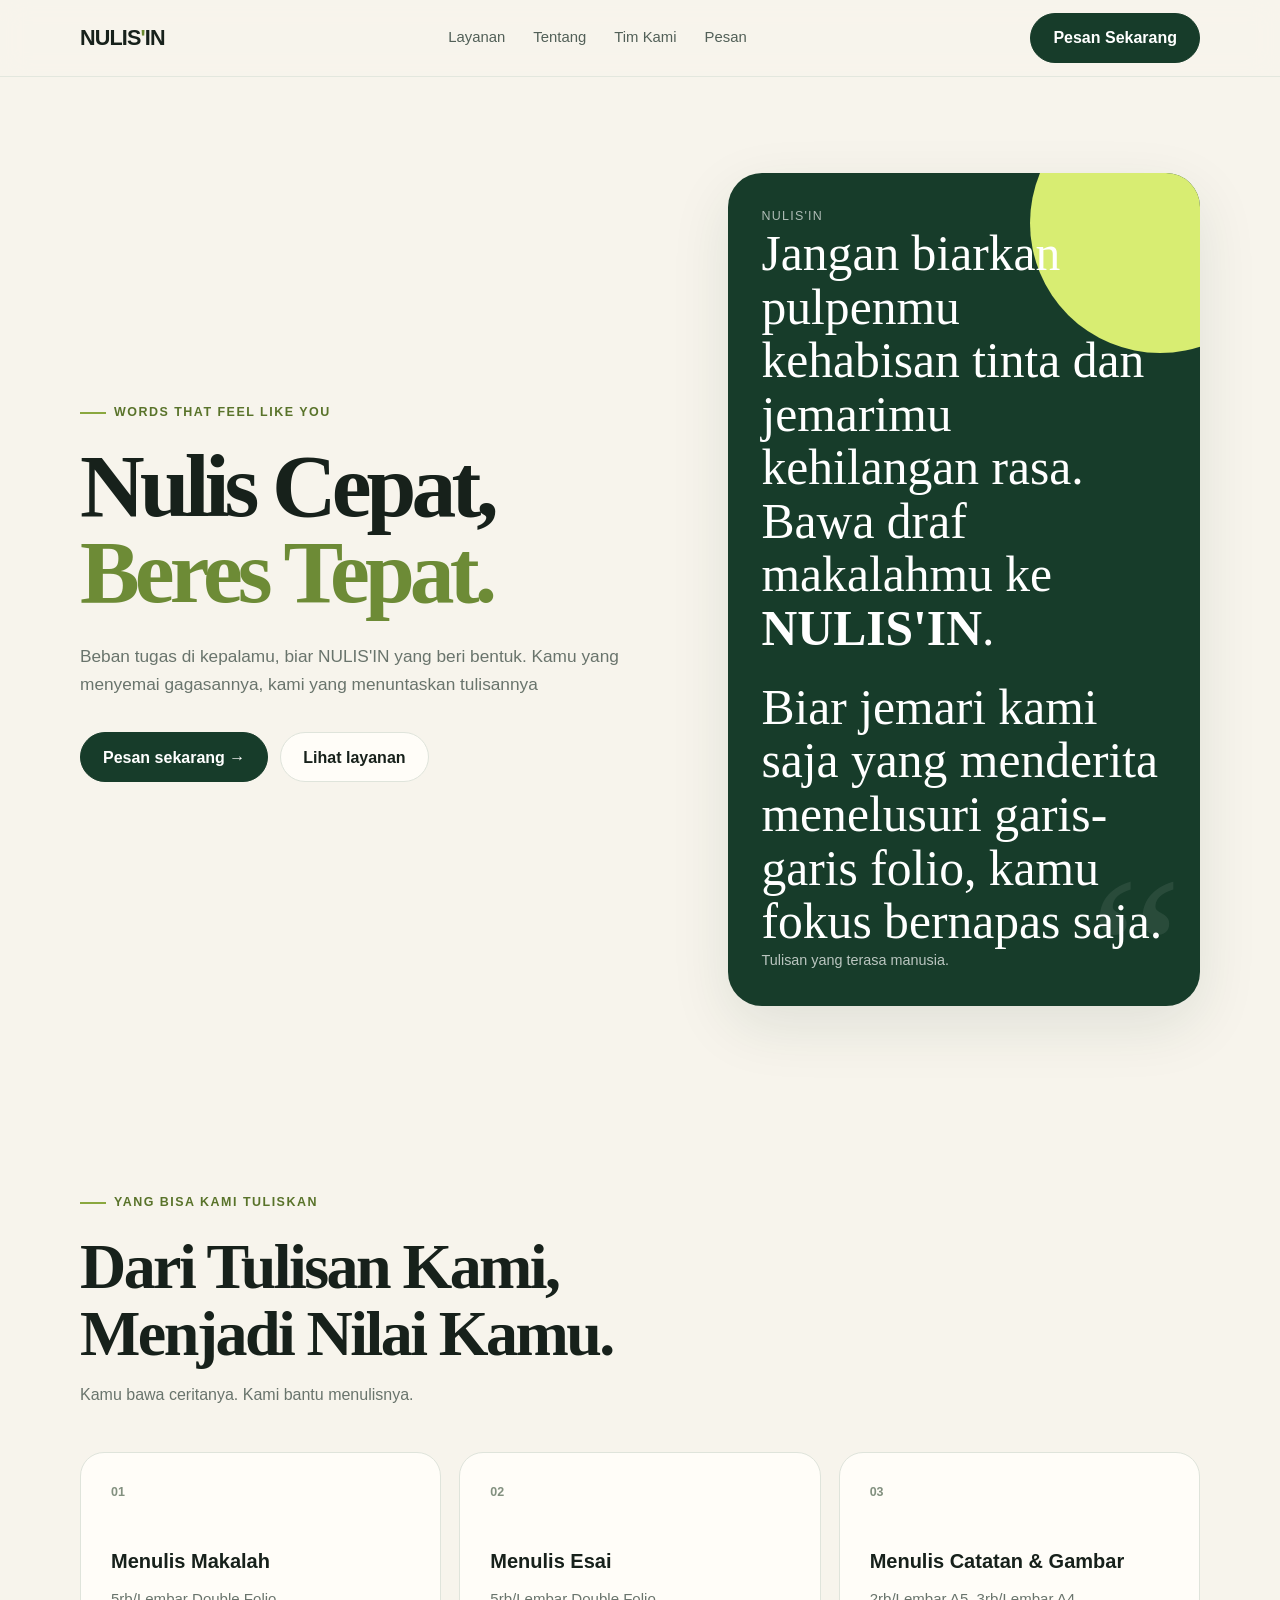
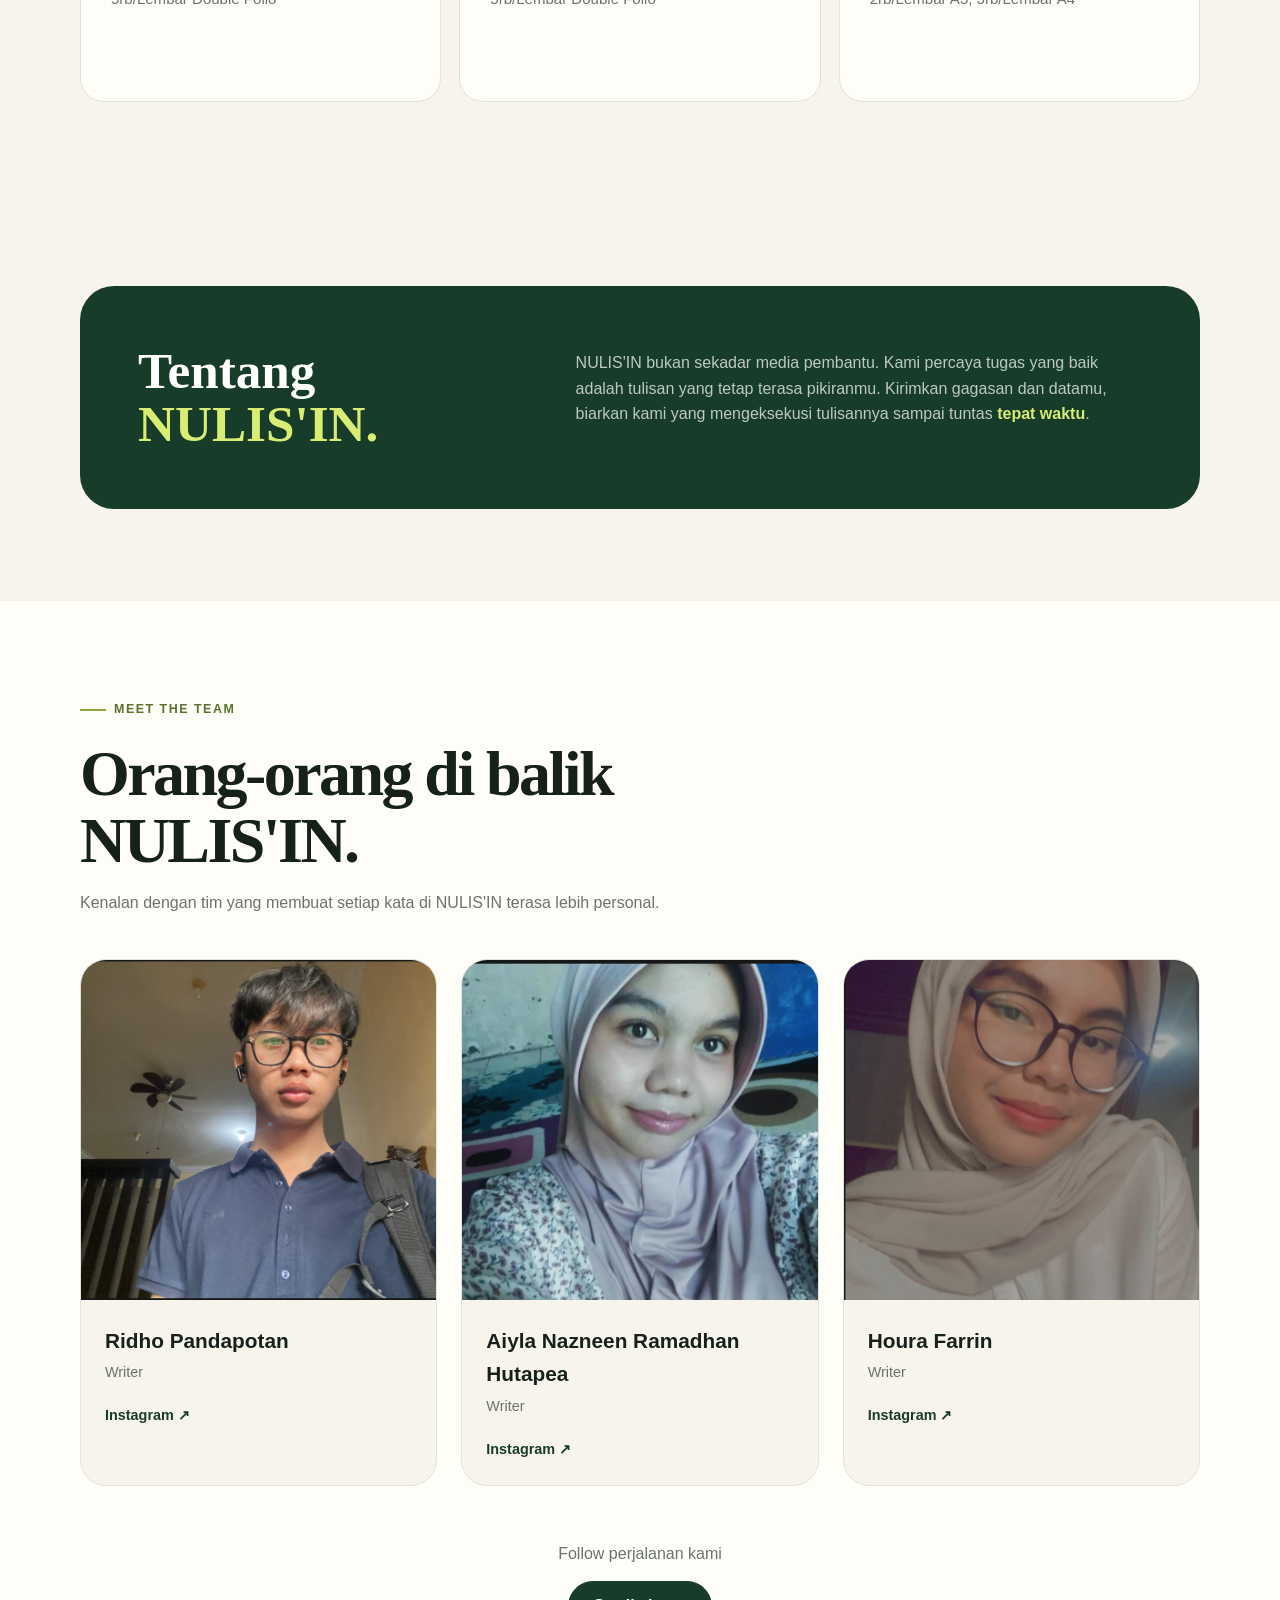
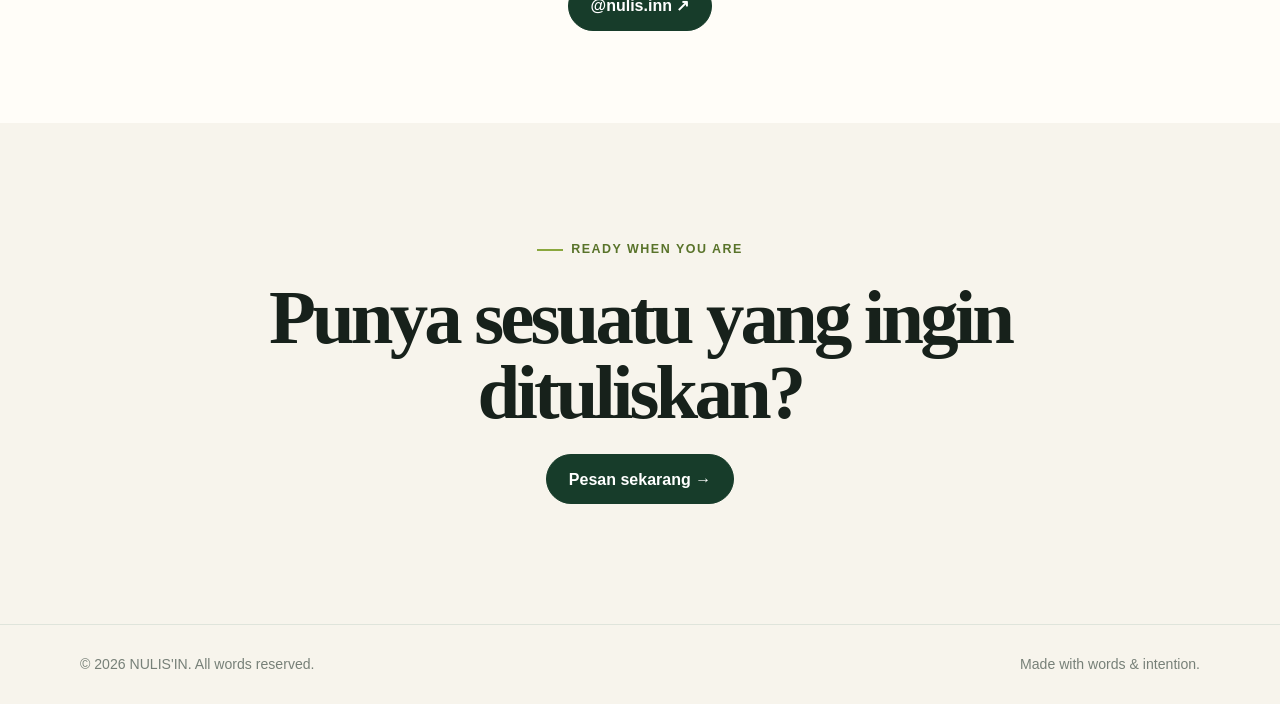
<file: index.html>
<!DOCTYPE html>
<html lang="id">
<head>
    <meta charset="UTF-8">
    <meta name="viewport" content="width=device-width, initial-scale=1.0">

    <title>NULIS'IN — Tulisan Kami, Nilai Kamu</title>

    <link rel="stylesheet" href="style.css">
</head>

<body>

    <!-- ==================== NAVBAR ==================== -->

    <nav>
        <div class="container nav-inner">

            <a class="logo" href="#">
                NULIS<span>'</span>IN
            </a>

            <div class="nav-links">
                <a href="#layanan">Layanan</a>
                <a href="#tentang">Tentang</a>
                <a href="#team">Tim Kami</a>
                <a href="#pesan">Pesan</a>
            </div>

            <a class="btn btn-primary nav-button" href="#pesan">
                Pesan Sekarang
            </a>

        </div>
    </nav>


    <!-- ==================== HERO ==================== -->

    <main>

        <section class="hero">

            <div class="container hero-grid">

                <div class="hero-text">

                    <div class="eyebrow">
                        WORDS THAT FEEL LIKE YOU
                    </div>

                    <h1>
                        Nulis Cepat,
                        <em>Beres Tepat.</em>
                    </h1>

                    <p class="hero-copy">
                       Beban tugas di kepalamu, biar NULIS'IN yang beri bentuk.
                        Kamu yang menyemai gagasannya, kami yang menuntaskan tulisannya
                    </p>

                    <div class="buttons">

                        <a class="btn btn-primary" href="#pesan">
                            Pesan sekarang →
                        </a>

                        <a class="btn btn-ghost" href="#layanan">
                            Lihat layanan
                        </a>

                    </div>

                </div>


                <div class="hero-card">

                    <div class="mini-label">
                        NULIS'IN
                    </div>

                    <div class="quote">
                        Jangan biarkan pulpenmu kehabisan tinta dan jemarimu kehilangan rasa. Bawa draf makalahmu ke <strong>NULIS'IN</strong>.
                    </div>
                    <br>
                    <div class="quote">
                        Biar jemari kami saja yang menderita menelusuri garis-garis folio, kamu fokus bernapas saja.
                    </div>
                

                    <div class="scribble">
                        Tulisan yang terasa manusia.
                    </div>

                </div>

            </div>

        </section>


        <!-- ==================== LAYANAN ==================== -->

        <section id="layanan">

            <div class="container">

                <div class="section-head">

                    <div class="eyebrow">
                        YANG BISA KAMI TULISKAN
                    </div>

                    <h2>
                        Dari Tulisan Kami, Menjadi Nilai Kamu.
                    </h2>

                    <p>
                        Kamu bawa ceritanya.
                        Kami bantu menulisnya.
                    </p>

                </div>


                <div class="services">


                    <!-- SERVICE 1 -->

                    <article class="service">

                        <div class="number">
                            01 
                        </div>

                        <h3>
                            Menulis Makalah
                        </h3>

                        <p>
                           5rb/Lembar Double Folio
                        </p>

                    </article>


                    <!-- SERVICE 2 -->

                    <article class="service">

                        <div class="number">
                            02 
                        </div>

                        <h3>
                            Menulis Esai
                        </h3>

                        <p>
                         5rb/Lembar Double Folio
                        </p>

                    </article>


                    <!-- SERVICE 3 -->

                    <article class="service">

                        <div class="number">
                            03 
                        </div>

                        <h3>
                            Menulis Catatan & Gambar
                        </h3>

                        <p>
                            2rb/Lembar A5, 3rb/Lembar A4
                        </p>

                    </article>


                </div>

            </div>

        </section>


        <!-- ==================== TENTANG ==================== -->

        <section id="tentang">

            <div class="container">

                <div class="about">

                    <h2>
                        Tentang <strong>NULIS'IN.</strong>
                    </h2>

                    <div>

                        <p>
                            NULIS'IN bukan sekadar media pembantu. Kami percaya tugas yang baik adalah tulisan yang tetap terasa pikiranmu. Kirimkan gagasan dan datamu, biarkan kami yang mengeksekusi tulisannya sampai tuntas 
                            <strong>tepat waktu</strong>.
                        </p>

                    </div>

                </div>

            </div>

        </section>


        <!-- ==================== OUR TEAM ==================== -->

        <section id="team" class="team-section">

            <div class="container">

                <div class="section-head">

                    <div class="eyebrow">
                        MEET THE TEAM
                    </div>

                    <h2>
                        Orang-orang di balik NULIS'IN.
                    </h2>

                    <p>
                        Kenalan dengan tim yang membuat setiap kata
                        di NULIS'IN terasa lebih personal.
                    </p>

                </div>


                <div class="team-grid">


                    <!-- ================= MEMBER 1 ================= -->

                    <article class="team-card">

                        <img
                            src="Image/Panda.png"
                            alt="Anggota 1 : Ridho Pandapotan Pulungan"
                            class="team-photo"
                        >

                        <div class="team-info">

                            <h3>
                                Ridho Pandapotan
                            </h3>

                            <p class="team-role">
                                Writer 
                            </p>

                            <a
                                href="https://www.instagram.com/Pandaptn_p/"
                                target="_blank"
                                class="instagram-link"
                            >
                                Instagram ↗
                            </a>

                        </div>

                    </article>


                    <!-- ================= MEMBER 2 ================= -->

                    <article class="team-card">

                        <img
                            src="Image/Ayla.png"
                            alt="Foto Anggota 2"
                            class="team-photo"
                        >

                        <div class="team-info">

                            <h3>
                                Aiyla Nazneen Ramadhan Hutapea 
                            </h3>

                            <p class="team-role">
                                Writer
                            </p>

                            <a
                                href="https://www.instagram.com/aiylanznn/"
                                target="_blank"
                                class="instagram-link"
                            >
                                Instagram ↗
                            </a>

                        </div>

                    </article>


                    <!-- ================= MEMBER 3 ================= -->

                    <article class="team-card">

                        <img
                            src="Image/Houra.png"
                            alt="Foto Anggota 3"
                            class="team-photo"
                        >

                        <div class="team-info">

                            <h3>
                                Houra Farrin
                            </h3>

                            <p class="team-role">
                                Writer 
                            </p>

                            <a
                                href="https://www.instagram.com/hourafs/"
                                target="_blank"
                                class="instagram-link"
                            >
                                Instagram ↗
                            </a>

                        </div>

                    </article>


                </div>


                <!-- ================= INSTAGRAM UTAMA ================= -->

                <div class="team-instagram">

                    <p>
                        Follow perjalanan kami
                    </p>

                    <a
                        href="https://www.instagram.com/nulis.inn/"
                        target="_blank"
                        class="btn btn-primary"
                    >
                        @nulis.inn ↗
                    </a>

                </div>

            </div>

        </section>


        <!-- ==================== PESAN ==================== -->

        <section class="cta" id="pesan">

            <div class="container">

                <div class="eyebrow center">
                    READY WHEN YOU ARE
                </div>

                <h2>
                    Punya sesuatu yang ingin dituliskan?
                </h2>
                <!--
                    GANTI LINK INSTAGRAM DI SINI
                -->

                <a
                    class="btn btn-primary"
                    href="https://wa.me/6289507751317?text=Halo%20NULIS'IN,%20saya%20ingin%20memesan%20jasa%20menulis."
                    target="_blank"
                >
                    Pesan sekarang →
                </a>

            </div>

        </section>

    </main>


    <!-- ==================== FOOTER ==================== -->

    <footer>

        <div class="container footer-inner">

            <div>
                © 2026 NULIS'IN. All words reserved.
            </div>

            <div>
                Made with words & intention.
            </div>

        </div>

    </footer>

</body>
</html>
</file>
<file: style.css>
/* =====================================================
   NULIS'IN
   CSS / STYLE WEBSITE
   ===================================================== */


/* ==================== WARNA ==================== */

:root {

    --ink: #17211b;

    --muted: #69746c;

    --cream: #f7f4ec;

    --paper: #fffdf8;

    --green: #173c2a;

    --lime: #d8ed72;

    --line: #dfe4db;

    --shadow:
        0 20px 60px rgba(23, 60, 42, 0.10);
}


/* ==================== RESET ==================== */

* {
    box-sizing: border-box;

    margin: 0;

    padding: 0;
}


html {
    scroll-behavior: smooth;
}


body {

    font-family:
        Arial,
        sans-serif;

    color: var(--ink);

    background: var(--cream);

    line-height: 1.6;
}


a {

    color: inherit;

    text-decoration: none;
}


/* ==================== CONTAINER ==================== */

.container {

    width:
        min(1120px, calc(100% - 40px));

    margin: auto;
}


/* ==================== NAVBAR ==================== */

nav {

    position: sticky;

    top: 0;

    z-index: 10;

    background:
        rgba(247, 244, 236, 0.88);

    backdrop-filter:
        blur(14px);

    border-bottom:
        1px solid rgba(223, 228, 219, 0.8);
}


.nav-inner {

    min-height: 76px;

    display: flex;

    align-items: center;

    justify-content: space-between;
}


/* LOGO */

.logo {

    font-weight: 800;

    letter-spacing: -0.04em;

    font-size: 1.35rem;
}


.logo span {

    color: #6b8a31;
}


/* NAVIGATION */

.nav-links {

    display: flex;

    gap: 28px;

    font-size: 0.93rem;

    color: #526058;
}


.nav-links a {

    transition: 0.2s ease;
}


.nav-links a:hover {

    color: var(--ink);
}


/* ==================== BUTTON ==================== */

.btn {

    display: inline-flex;

    align-items: center;

    justify-content: center;

    min-height: 50px;

    padding: 0 22px;

    border-radius: 999px;

    font-weight: 700;

    border:
        1px solid var(--green);

    transition: 0.2s ease;
}


.btn-primary {

    background: var(--green);

    color: white;
}


.btn-primary:hover {

    transform:
        translateY(-2px);

    box-shadow:
        0 10px 25px rgba(23, 60, 42, 0.18);
}


.btn-ghost {

    border-color: var(--line);

    background: var(--paper);
}


.btn-ghost:hover {

    border-color: #bfc8bd;
}


/* ==================== HERO ==================== */

.hero {

    padding:
        96px 0 88px;

    overflow: hidden;
}


.hero-grid {

    display: grid;

    grid-template-columns:
        1.1fr 0.9fr;

    gap: 70px;

    align-items: center;
}


/* EYEBROW */

.eyebrow {

    display: inline-flex;

    align-items: center;

    gap: 8px;

    font-size: 0.78rem;

    font-weight: 700;

    letter-spacing: 0.12em;

    text-transform: uppercase;

    color: #59732a;

    margin-bottom: 20px;
}


.eyebrow::before {

    content: "";

    width: 26px;

    height: 2px;

    background: #8aa73e;
}


.eyebrow.center {

    justify-content: center;
}


/* HERO TITLE */

h1 {

    font-family:
        Georgia,
        serif;

    font-size:
        clamp(3.3rem, 7vw, 6.5rem);

    line-height: 0.96;

    letter-spacing: -0.055em;

    max-width: 720px;
}


h1 em {

    color: #6d8b36;

    font-style: normal;
}


/* HERO DESCRIPTION */

.hero-copy {

    margin:
        28px 0 34px;

    max-width: 580px;

    color: var(--muted);

    font-size: 1.08rem;
}


/* HERO BUTTONS */

.buttons {

    display: flex;

    flex-wrap: wrap;

    gap: 12px;
}


/* ==================== HERO CARD ==================== */

.hero-card {

    position: relative;

    min-height: 440px;

    border-radius: 34px;

    background: var(--green);

    color: white;

    padding: 34px;

    box-shadow: var(--shadow);

    overflow: hidden;

    display: flex;

    flex-direction: column;

    justify-content: space-between;
}


.hero-card::before {

    content: "";

    position: absolute;

    width: 260px;

    height: 260px;

    background: var(--lime);

    border-radius: 50%;

    right: -90px;

    top: -80px;
}


.hero-card::after {

    content: "“";

    position: absolute;

    font-family: Georgia, serif;

    font-size: 13rem;

    line-height: 1;

    right: 18px;

    bottom: -48px;

    color:
        rgba(255, 255, 255, 0.08);
}


.mini-label {

    position: relative;

    z-index: 1;

    font-size: 0.78rem;

    letter-spacing: 0.1em;

    text-transform: uppercase;

    opacity: 0.65;
}


.quote {

    position: relative;

    z-index: 1;

    font-family:
        Georgia,
        serif;

    font-size:
        clamp(2rem, 4vw, 3.1rem);

    line-height: 1.08;

    max-width: 460px;
}


.scribble {

    position: relative;

    z-index: 1;

    font-size: 0.9rem;

    opacity: 0.7;
}


/* ==================== GENERAL SECTION ==================== */

section {

    padding: 92px 0;
}


.section-head {

    max-width: 660px;

    margin-bottom: 44px;
}


.section-head h2 {

    font-family:
        Georgia,
        serif;

    font-size:
        clamp(2.2rem, 5vw, 4rem);

    line-height: 1.05;

    letter-spacing: -0.04em;

    margin-bottom: 15px;
}


.section-head p {

    color: var(--muted);
}


/* ==================== SERVICES ==================== */

.services {

    display: grid;

    grid-template-columns:
        repeat(3, 1fr);

    gap: 18px;
}


.service {

    background: var(--paper);

    border:
        1px solid var(--line);

    border-radius: 24px;

    padding: 30px;

    min-height: 250px;

    transition: 0.2s ease;
}


.service:hover {

    transform:
        translateY(-4px);

    box-shadow: var(--shadow);
}


.number {

    font-size: 0.78rem;

    color: #82907f;

    font-weight: 700;
}


.service h3 {

    font-size: 1.25rem;

    margin:
        42px 0 10px;
}


.service p {

    color: var(--muted);

    font-size: 0.94rem;
}


/* ==================== ABOUT ==================== */

.about {

    background: var(--green);

    color: white;

    border-radius: 34px;

    padding: 58px;

    display: grid;

    grid-template-columns:
        0.8fr 1.2fr;

    gap: 60px;

    align-items: center;
}


.about h2 {

    font-family:
        Georgia,
        serif;

    font-size:
        clamp(2.2rem, 4vw, 3.8rem);

    line-height: 1.05;
}


.about p {

    color:
        rgba(255, 255, 255, 0.72);

    margin-bottom: 18px;
}


.about strong {

    color: var(--lime);
}


/* =====================================================
   OUR TEAM
   ===================================================== */

.team-section {

    background: var(--paper);
}


/* TEAM GRID */

.team-grid {

    display: grid;

    grid-template-columns:
        repeat(3, 1fr);

    gap: 24px;
}


/* TEAM CARD */

.team-card {

    background: var(--cream);

    border:
        1px solid var(--line);

    border-radius: 26px;

    overflow: hidden;

    transition: 0.25s ease;
}


.team-card:hover {

    transform:
        translateY(-6px);

    box-shadow: var(--shadow);
}


/* FOTO TEAM */

.team-photo {

    width: 100%;

    height: 340px;

    object-fit: cover;

    display: block;
}


/* TEAM INFO */

.team-info {

    padding: 24px;
}


.team-info h3 {

    font-size: 1.3rem;

    margin-bottom: 4px;
}


.team-role {

    color: var(--muted);

    font-size: 0.9rem;

    margin-bottom: 18px;
}


/* INSTAGRAM MEMBER */

.instagram-link {

    font-size: 0.9rem;

    font-weight: 700;

    color: var(--green);

    transition: 0.2s ease;
}


.instagram-link:hover {

    color: #6d8b36;
}


/* INSTAGRAM UTAMA */

.team-instagram {

    text-align: center;

    margin-top: 55px;
}


.team-instagram p {

    color: var(--muted);

    margin-bottom: 14px;
}


/* ==================== CTA ==================== */

.cta {

    text-align: center;

    padding:
        110px 0 120px;
}


.cta h2 {

    font-family:
        Georgia,
        serif;

    font-size:
        clamp(2.6rem, 6vw, 5.5rem);

    line-height: 0.98;

    letter-spacing: -0.05em;

    max-width: 800px;

    margin:
        0 auto 24px;
}


.cta p {

    color: var(--muted);

    margin:
        0 auto 30px;

    max-width: 550px;
}


/* ==================== FOOTER ==================== */

footer {

    border-top:
        1px solid var(--line);

    padding: 28px 0;

    color: #778078;

    font-size: 0.88rem;
}


.footer-inner {

    display: flex;

    justify-content: space-between;

    gap: 20px;
}


/* =====================================================
   MOBILE / HP
   ===================================================== */

@media (max-width: 800px) {


    /* NAV */

    .nav-links {

        display: none;
    }


    .nav-button {

        min-height: 42px;

        padding: 0 17px;

        font-size: 0.85rem;
    }


    /* HERO */

    .hero {

        padding-top: 64px;
    }


    .hero-grid {

        grid-template-columns: 1fr;
    }


    /* SERVICES */

    .services {

        grid-template-columns: 1fr;
    }


    /* HERO CARD */

    .hero-card {

        min-height: 360px;
    }


    /* ABOUT */

    .about {

        grid-template-columns: 1fr;

        padding: 38px 28px;
    }


    /* TEAM */

    .team-grid {

        grid-template-columns: 1fr;
    }


    .team-photo {

        height: 380px;
    }


    /* SECTION */

    section {

        padding: 70px 0;
    }


    /* FOOTER */

    .footer-inner {

        flex-direction: column;
    }

}
</file>
